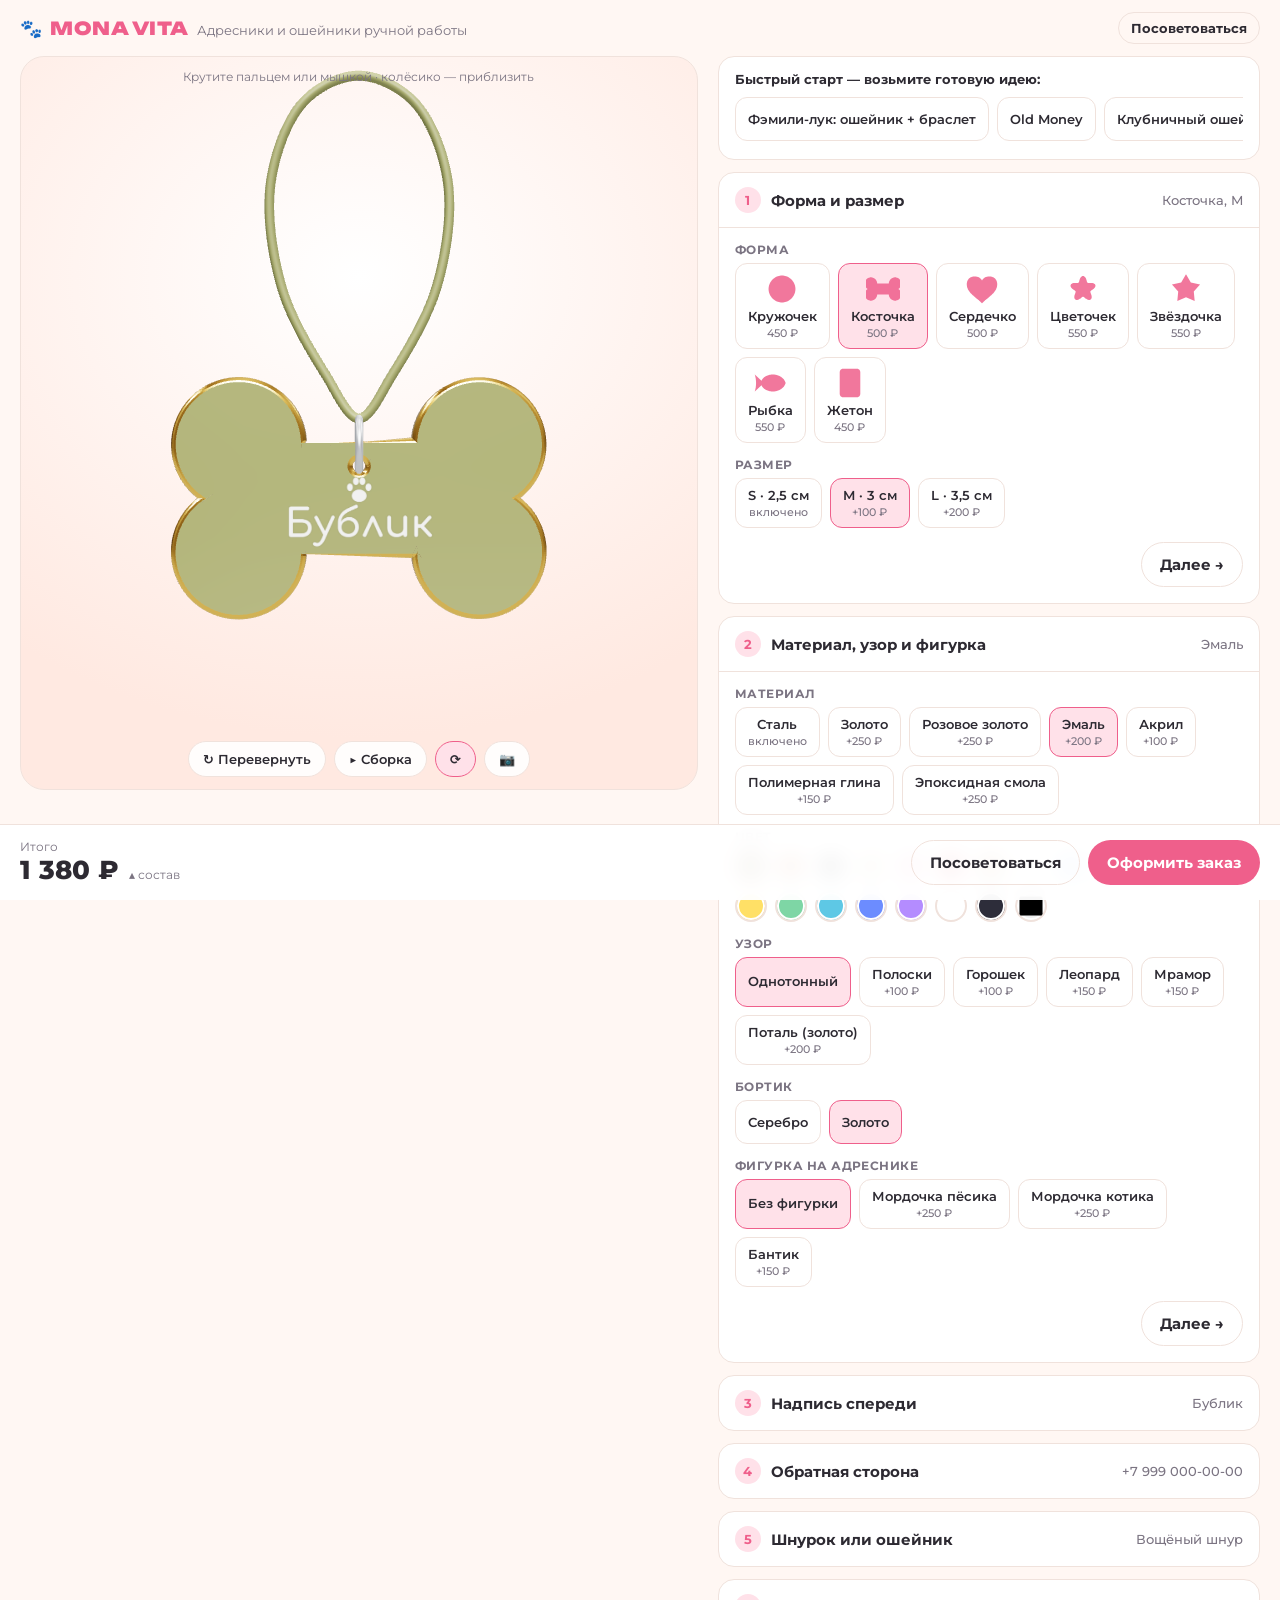
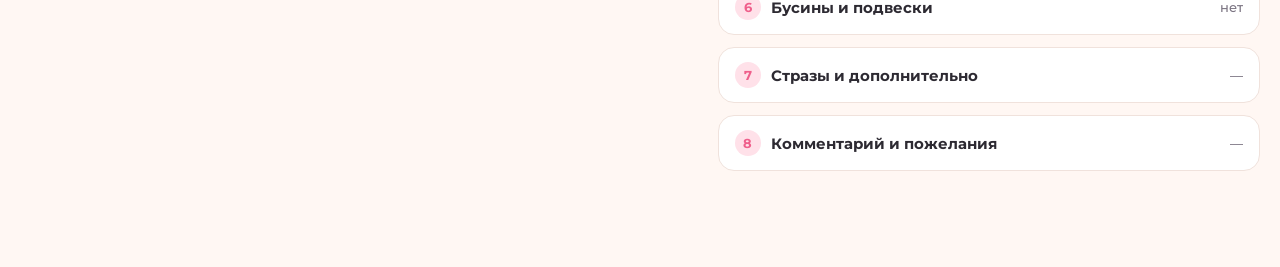
<file: pet-tags/constructor.html>
<!doctype html>
<html lang="ru">
<head>
  <meta charset="utf-8" />
  <meta name="viewport" content="width=device-width, initial-scale=1, viewport-fit=cover" />
  <title>Mona Vita — конструктор адресника</title>
  <meta name="description" content="Соберите адресник для питомца в 3D: форма, цвет, шнурок, бусины, гравировка — цена считается сразу." />
  <meta property="og:title" content="Mona Vita — соберите адресник в 3D" />
  <meta property="og:image" content="https://monavita.ru/og.png" />
  <link rel="canonical" href="https://monavita.ru/constructor.html" />
  <link rel="preconnect" href="https://fonts.googleapis.com" />
  <link rel="preconnect" href="https://fonts.gstatic.com" crossorigin />
  <link href="https://fonts.googleapis.com/css2?family=Caveat:wght@700&family=Comfortaa:wght@700&family=Lobster&family=Montserrat:wght@500;700;800&family=Unbounded:wght@900&display=swap" rel="stylesheet" />
  <link rel="stylesheet" href="css/style.css" />
  <script type="importmap">
    { "imports": {
      "three": "./vendor/three/three.module.min.js",
      "three/addons/": "./vendor/three/addons/"
    } }
  </script>
</head>
<body>
  <header class="top">
    <a class="logo" href="./">🐾 <b id="brand"></b><span id="tagline"></span></a>
    <button class="btn ghost sm" id="adviceTop">Посоветоваться</button>
  </header>

  <main class="layout">
    <section class="viewer" aria-label="3D-превью адресника">
      <canvas id="c"></canvas>
      <div class="loading" id="loading">Загружаем 3D…</div>
      <div class="toast" id="toast" role="status" aria-live="polite"></div>
      <div class="viewer-tools">
        <button class="tool" id="flip" title="Перевернуть">↻ <span>Перевернуть</span></button>
        <button class="tool" id="replay" title="Показать сборку">▶ <span>Сборка</span></button>
        <button class="tool" id="spin" title="Автовращение" aria-pressed="true">⟳</button>
        <button class="tool" id="photo" title="Скачать фото">📷</button>
      </div>
      <div class="hint">Крутите пальцем или мышкой · колёсико — приблизить</div>
    </section>

    <section class="panel" id="panel"></section>
  </main>

  <footer class="bar">
    <button class="total" id="totalBtn" aria-expanded="false">
      <small>Итого</small>
      <b id="total">0 ₽</b>
      <span class="chev">▴ состав</span>
    </button>
    <div class="breakdown" id="breakdown" hidden></div>
    <div class="bar-actions">
      <button class="btn ghost" id="advice">Посоветоваться</button>
      <button class="btn primary" id="order">Оформить заказ</button>
    </div>
  </footer>

  <dialog id="dlg">
    <form method="dialog" id="orderForm" class="dlg-body">
      <h2>Оформление заказа</h2>
      <ol class="next-steps">
        <li>Мастер получит макет и свяжется с вами, чтобы согласовать детали.</li>
        <li>После согласования — оплата и изготовление.</li>
        <li>Отправка удобной службой доставки.</li>
      </ol>
      <label>Ваше имя*<input name="name" required maxlength="60" autocomplete="name" /></label>
      <label>Телефон*<input name="phone" required maxlength="30" inputmode="tel" autocomplete="tel" placeholder="+7 …" /></label>
      <label>Как удобнее связаться
        <select name="contact"><option>Telegram</option><option>WhatsApp</option><option>Звонок</option></select>
      </label>
      <label>Город и способ доставки<input name="delivery" maxlength="120" placeholder="Москва, СДЭК / самовывоз" /></label>
      <input type="text" name="website" class="hp" tabindex="-1" autocomplete="off" aria-hidden="true" />
      <label class="check"><input type="checkbox" name="agree" required /> <span>Согласен(на) на обработку персональных данных по <a href="privacy.html" target="_blank">политике конфиденциальности</a></span></label>
      <div class="dlg-actions">
        <button type="button" class="btn ghost" data-close>Отмена</button>
        <button type="submit" class="btn primary" value="ok">Отправить заказ</button>
      </div>
    </form>
    <div class="dlg-body" id="sent" hidden>
      <h2 id="sentTitle">Почти готово!</h2>
      <p class="muted" id="sentText">Отправьте заказ мастеру удобным способом — текст и фото макета уже подготовлены.</p>
      <pre id="orderPreview"></pre>
      <div class="send-grid" id="sendGrid">
        <a class="btn wa" id="sendWa" target="_blank" rel="noopener">WhatsApp</a>
        <a class="btn tg" id="sendTg" target="_blank" rel="noopener">Telegram</a>
        <button class="btn ghost" id="copyOrder" type="button">Скопировать текст</button>
        <button class="btn ghost" id="dlPhoto" type="button">Скачать фото макета</button>
      </div>
      <div class="dlg-actions"><button type="button" class="btn ghost" data-close>Готово</button></div>
    </div>
  </dialog>

  <script type="module" src="js/app.js"></script>
</body>
</html>
</file>
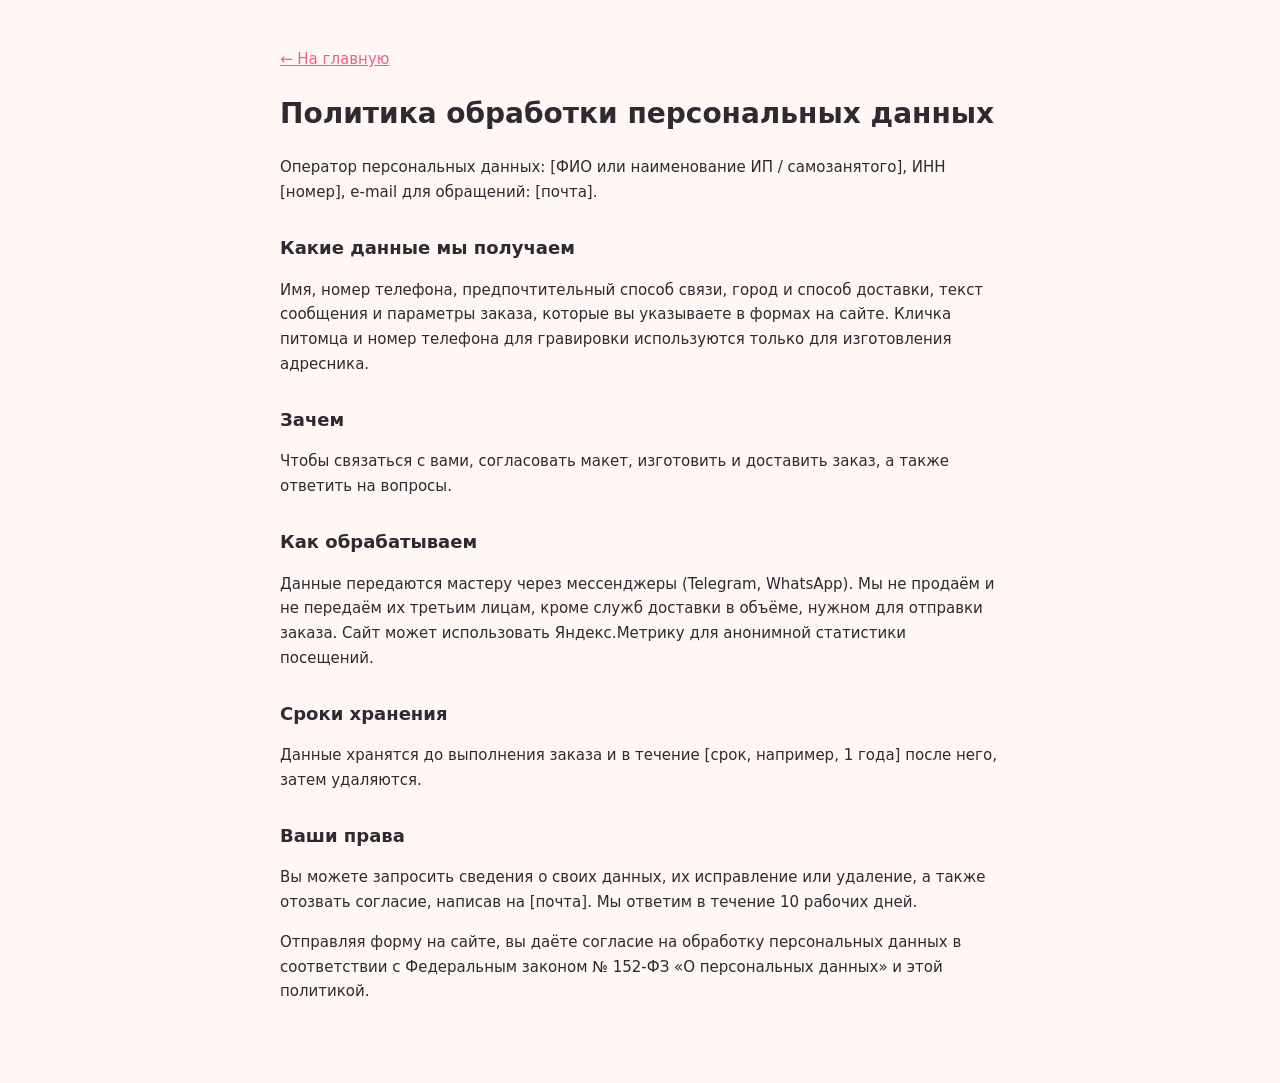
<file: pet-tags/privacy.html>
<!doctype html>
<html lang="ru">
<head>
  <meta charset="utf-8" />
  <meta name="viewport" content="width=device-width, initial-scale=1, viewport-fit=cover" />
  <title>Mona Vita — политика конфиденциальности</title>
  <meta name="robots" content="noindex" />
  <link rel="stylesheet" href="css/style.css" />
  <style>
    body { padding: 0; } main { max-width: 760px; margin: 0 auto; padding: 32px max(20px, env(safe-area-inset-left, 0px)) 64px; line-height: 1.65; }
    h1 { font-size: 28px; } h2 { font-size: 18px; margin-top: 28px; } a { color: var(--accent); }
  </style>
</head>
<body>
<main>
  <p><a href="./">← На главную</a></p>
  <h1>Политика обработки персональных данных</h1>
  <!-- ⚠️ Замените данные в квадратных скобках на свои перед запуском -->
  <p>Оператор персональных данных: [ФИО или наименование ИП / самозанятого], ИНН [номер], e-mail для обращений: [почта].</p>
  <h2>Какие данные мы получаем</h2>
  <p>Имя, номер телефона, предпочтительный способ связи, город и способ доставки, текст сообщения и параметры заказа, которые вы указываете в формах на сайте. Кличка питомца и номер телефона для гравировки используются только для изготовления адресника.</p>
  <h2>Зачем</h2>
  <p>Чтобы связаться с вами, согласовать макет, изготовить и доставить заказ, а также ответить на вопросы.</p>
  <h2>Как обрабатываем</h2>
  <p>Данные передаются мастеру через мессенджеры (Telegram, WhatsApp). Мы не продаём и не передаём их третьим лицам, кроме служб доставки в объёме, нужном для отправки заказа. Сайт может использовать Яндекс.Метрику для анонимной статистики посещений.</p>
  <h2>Сроки хранения</h2>
  <p>Данные хранятся до выполнения заказа и в течение [срок, например, 1 года] после него, затем удаляются.</p>
  <h2>Ваши права</h2>
  <p>Вы можете запросить сведения о своих данных, их исправление или удаление, а также отозвать согласие, написав на [почта]. Мы ответим в течение 10 рабочих дней.</p>
  <p>Отправляя форму на сайте, вы даёте согласие на обработку персональных данных в соответствии с Федеральным законом № 152-ФЗ «О персональных данных» и этой политикой.</p>
</main>
</body>
</html>
</file>
<file: pet-tags/css/style.css>
:root {
  --bg: #fff7f3;
  --bg2: #ffe9e1;
  --card: #ffffff;
  --ink: #2d2a32;
  --muted: #7b7482;
  --line: #f0e2dc;
  --accent: #ef5f8b;
  --accent-ink: #ffffff;
  --accent-soft: #ffe1e9;
  --ok: #25b46b;
  --radius: 16px;
  --bar-h: 76px;
  color-scheme: light only;
}

* { box-sizing: border-box; }
[hidden] { display: none !important; }
html, body { margin: 0; }
body {
  font-family: Montserrat, system-ui, sans-serif;
  background: var(--bg);
  color: var(--ink);
  font-size: 15px;
  padding-bottom: calc(var(--bar-h) + env(safe-area-inset-bottom));
}
button, input, select, textarea { font: inherit; color: inherit; }

.top { display: flex; align-items: center; justify-content: space-between; gap: 12px; padding: 12px 20px; }
.hp { position: absolute; left: -9999px; width: 1px; height: 1px; opacity: 0; }
.logo b { font-family: Unbounded, Montserrat, sans-serif; font-weight: 900; color: var(--accent); text-transform: uppercase; letter-spacing: .03em; }
.logo { color: inherit; text-decoration: none; font-size: 18px; display: flex; gap: 8px; align-items: baseline; flex-wrap: wrap; }
.logo span { color: var(--muted); font-size: 13px; }

.layout { display: grid; grid-template-columns: minmax(0, 1.25fr) minmax(340px, 1fr); gap: 20px; padding: 0 20px 20px; max-width: 1400px; margin: 0 auto; }

.viewer {
  position: sticky; top: 12px; height: calc(100vh - var(--bar-h) - 90px); min-height: 420px;
  border-radius: 24px; overflow: hidden;
  background: radial-gradient(120% 90% at 50% 30%, #ffffff 0%, var(--bg2) 70%);
  border: 1px solid var(--line);
}
#c { width: 100%; height: 100%; display: block; touch-action: none; cursor: grab; }
#c:active { cursor: grabbing; }
.loading { position: absolute; inset: 0; display: grid; place-items: center; color: var(--muted); pointer-events: none; }
.viewer-tools { position: absolute; left: 12px; right: 12px; bottom: 12px; display: flex; gap: 8px; flex-wrap: wrap; justify-content: center; }
.tool {
  border: 1px solid var(--line); background: color-mix(in srgb, var(--card) 88%, transparent); backdrop-filter: blur(8px);
  border-radius: 999px; padding: 9px 14px; cursor: pointer; font-weight: 600; font-size: 13px;
}
.tool[aria-pressed='true'] { background: var(--accent-soft); border-color: var(--accent); }
.tool:hover { border-color: var(--accent); }
.hint { position: absolute; top: 12px; left: 0; right: 0; text-align: center; color: var(--muted); font-size: 12px; pointer-events: none; }
.toast {
  position: absolute; top: 40px; left: 50%; transform: translate(-50%, -10px); opacity: 0; transition: .3s;
  background: var(--ink); color: var(--bg); padding: 8px 14px; border-radius: 999px; font-size: 13px; font-weight: 600; pointer-events: none; white-space: nowrap;
}
.toast.show { opacity: 1; transform: translate(-50%, 0); }

/* ---------- Панель шагов ---------- */
.panel { display: flex; flex-direction: column; gap: 12px; min-width: 0; }
.step { background: var(--card); border: 1px solid var(--line); border-radius: var(--radius); }
.step > summary { list-style: none; cursor: pointer; padding: 14px 16px; display: flex; align-items: center; gap: 10px; font-weight: 700; }
.step > summary::-webkit-details-marker { display: none; }
.step > summary .num { width: 26px; height: 26px; border-radius: 50%; background: var(--accent-soft); color: var(--accent); display: grid; place-items: center; font-size: 13px; flex: none; }
.step > summary .sum { margin-left: auto; color: var(--muted); font-weight: 500; font-size: 13px; text-align: right; overflow: hidden; text-overflow: ellipsis; white-space: nowrap; max-width: 50%; }
.step[open] > summary { border-bottom: 1px solid var(--line); }
.step-body { padding: 14px 16px 16px; display: flex; flex-direction: column; gap: 14px; }
.field-label { font-size: 12px; font-weight: 700; color: var(--muted); text-transform: uppercase; letter-spacing: .04em; margin-bottom: 6px; display: flex; justify-content: space-between; }
.field-label em { font-style: normal; text-transform: none; letter-spacing: 0; font-weight: 600; }

.chips { display: flex; flex-wrap: wrap; gap: 8px; }
.chip {
  border: 1.5px solid var(--line); background: var(--card); border-radius: 12px; padding: 8px 12px; cursor: pointer; font-weight: 600; font-size: 13px;
  display: inline-flex; flex-direction: column; align-items: center; gap: 2px; min-width: 64px;
}
.chip small { color: var(--muted); font-weight: 500; font-size: 11px; }
.chip svg { width: 34px; height: 34px; }
.chip[aria-pressed='true'] { border-color: var(--accent); background: var(--accent-soft); }
.chip:disabled { opacity: .45; cursor: not-allowed; }

.swatches { display: flex; flex-wrap: wrap; gap: 8px; }
.sw { width: 32px; height: 32px; border-radius: 50%; border: 2px solid var(--line); cursor: pointer; padding: 0; box-shadow: inset 0 0 0 2px var(--card); }
.sw[aria-pressed='true'] { border-color: var(--accent); transform: scale(1.1); }
input[type='color'].sw { padding: 0; overflow: hidden; }

.input { width: 100%; border: 1.5px solid var(--line); background: var(--bg); border-radius: 12px; padding: 10px 12px; outline: none; }
.input:focus { border-color: var(--accent); }
textarea.input { min-height: 90px; resize: vertical; }
.row { display: flex; gap: 8px; align-items: center; }
.note { font-size: 12px; color: var(--muted); margin: 0; }

.bead-list { display: flex; flex-wrap: wrap; gap: 6px; }
.bead-item { display: inline-flex; align-items: center; gap: 6px; border: 1px solid var(--line); border-radius: 999px; padding: 4px 6px 4px 4px; font-size: 12px; }
.bead-item i { width: 18px; height: 18px; border-radius: 50%; display: inline-grid; place-items: center; font-style: normal; font-size: 10px; font-weight: 800; }
.bead-item button { border: 0; background: none; cursor: pointer; color: var(--muted); padding: 0 2px; font-size: 14px; }

/* ---------- Нижняя панель ---------- */
.bar {
  position: fixed; left: 0; right: 0; bottom: 0; z-index: 10; min-height: var(--bar-h);
  padding: 10px 20px calc(10px + env(safe-area-inset-bottom));
  background: color-mix(in srgb, var(--card) 94%, transparent); backdrop-filter: blur(10px); border-top: 1px solid var(--line);
  display: flex; align-items: center; gap: 16px; justify-content: space-between;
}
.total { border: 0; background: none; text-align: left; cursor: pointer; display: grid; grid-template-columns: auto auto; column-gap: 10px; align-items: baseline; padding: 0; }
.total small { color: var(--muted); grid-column: 1 / -1; font-size: 12px; }
.total b { font-size: 26px; font-weight: 800; }
.total .chev { color: var(--muted); font-size: 12px; }
.total.bump b { animation: bump .4s; }
@keyframes bump { 40% { transform: scale(1.12); color: var(--accent); } }
.breakdown {
  position: absolute; bottom: calc(100% + 8px); left: 20px; width: min(420px, calc(100vw - 40px)); max-height: 50vh; overflow: auto;
  background: var(--card); border: 1px solid var(--line); border-radius: var(--radius); padding: 12px 16px; box-shadow: 0 10px 40px rgba(0,0,0,.12); font-size: 13px;
}
.breakdown div { display: flex; justify-content: space-between; gap: 12px; padding: 5px 0; border-bottom: 1px dashed var(--line); }
.breakdown div:last-child { border: 0; font-weight: 800; }
.bar-actions { display: flex; gap: 8px; }

.btn { border: 1.5px solid transparent; border-radius: 999px; padding: 12px 18px; cursor: pointer; font-weight: 700; text-decoration: none; text-align: center; display: inline-block; }
.btn.sm { padding: 7px 12px; font-size: 13px; }
.btn.primary { background: var(--accent); color: var(--accent-ink); }
.btn.primary:hover { filter: brightness(1.05); }
.btn.ghost { background: transparent; border-color: var(--line); color: var(--ink); }
.btn.ghost:hover { border-color: var(--accent); }
.btn.wa { background: #25d366; color: #fff; }
.btn.tg { background: #2aabee; color: #fff; }

dialog { border: 0; border-radius: 20px; padding: 0; width: min(520px, calc(100vw - 32px)); background: var(--card); color: var(--ink); }
dialog::backdrop { background: rgba(20, 10, 20, .45); }
.dlg-body { padding: 22px; display: flex; flex-direction: column; gap: 12px; }
.dlg-body h2 { margin: 0; }
.dlg-body label { display: flex; flex-direction: column; gap: 5px; font-size: 13px; font-weight: 600; }
.dlg-body label input, .dlg-body label select { border: 1.5px solid var(--line); border-radius: 10px; padding: 10px; background: var(--bg); }
.dlg-body label.check { flex-direction: row; align-items: flex-start; gap: 8px; font-weight: 500; color: var(--muted); }
.muted { color: var(--muted); margin: 0; font-size: 13px; }
.dlg-actions { display: flex; justify-content: flex-end; gap: 8px; margin-top: 4px; }
pre#orderPreview { background: var(--bg); border-radius: 12px; padding: 12px; font-size: 12px; white-space: pre-wrap; max-height: 34vh; overflow: auto; margin: 0; font-family: inherit; }
.send-grid { display: grid; grid-template-columns: 1fr 1fr; gap: 8px; }

/* ---------- Мобильная вёрстка ---------- */
@media (max-width: 860px) {
  :root { --bar-h: 70px; }
  .top { padding: 10px 16px; }
  .logo span { display: none; }
  .layout { grid-template-columns: 1fr; padding: 0 16px 16px; gap: 12px; }
  .viewer { position: sticky; top: 0; z-index: 5; height: 46vh; min-height: 300px; border-radius: 0 0 20px 20px; margin: 0 -16px; }
  .tool span { display: none; }
  .hint { display: none; }
  .bar { padding: 8px 16px calc(8px + env(safe-area-inset-bottom)); gap: 10px; }
  .total b { font-size: 21px; }
  .bar-actions .ghost { display: none; }
  .btn { padding: 11px 14px; }
  .breakdown { left: 16px; }
}

/* ---------- UX: крупнее зоны нажатия, быстрый старт, «Далее» ---------- */
.chip { min-height: 44px; justify-content: center; }
@media (max-width: 860px) { .sw { width: 38px; height: 38px; } }
.quick { background: var(--card); border: 1px solid var(--line); border-radius: var(--radius); padding: 14px 16px; display: flex; flex-direction: column; gap: 10px; }
.quick b { font-size: 13px; }
.quick-row { display: flex; gap: 8px; overflow-x: auto; padding-bottom: 4px; scrollbar-width: thin; }
.quick-row .chip { flex: none; }
.step-body .next { align-self: flex-end; }
.next-steps { margin: 0; padding-left: 20px; color: var(--muted); font-size: 13px; line-height: 1.55; }
</file>
